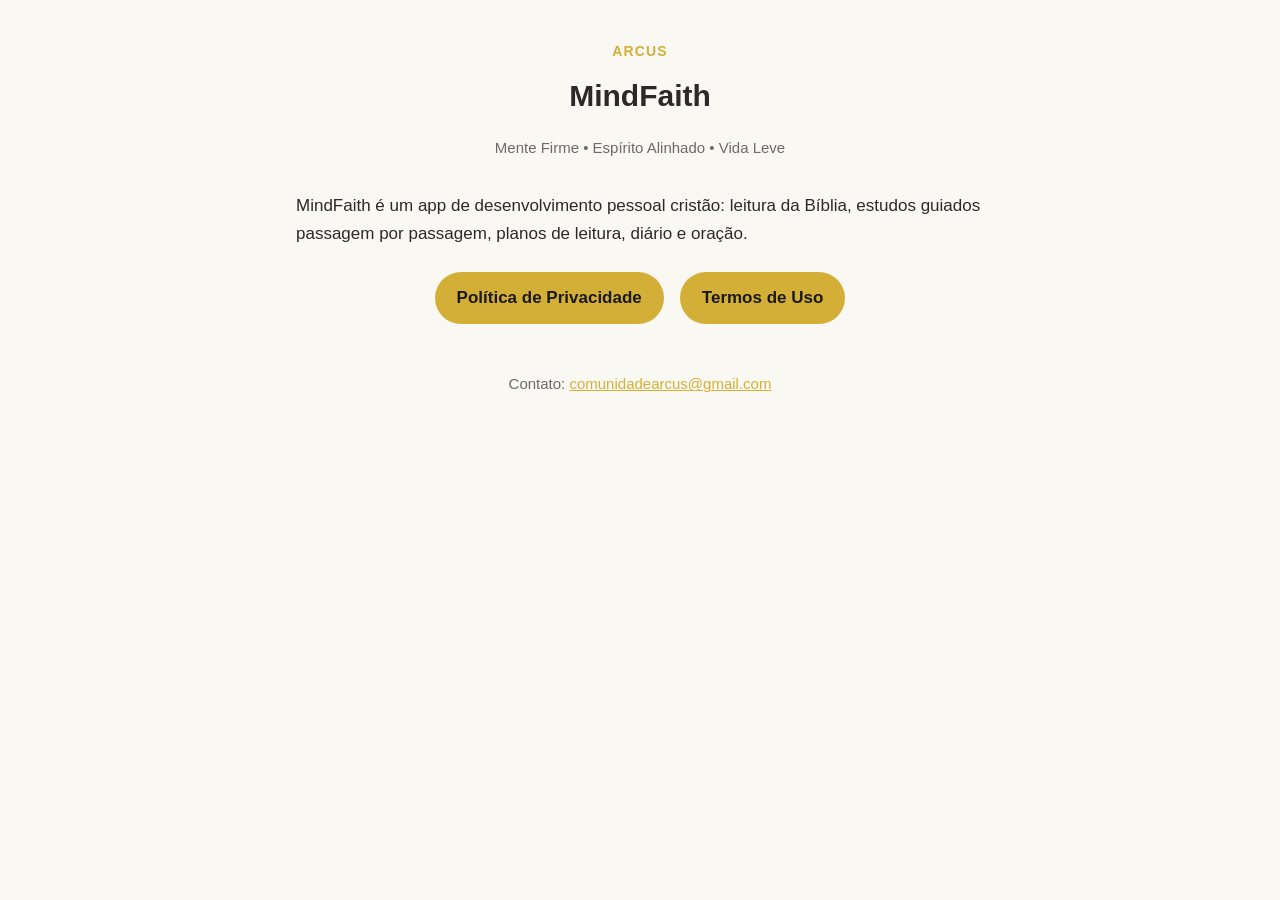
<file: index.html>
<!doctype html>
<html lang="pt-BR">
<head>
<meta charset="utf-8">
<meta name="viewport" content="width=device-width, initial-scale=1">
<title>MindFaith</title>
<link rel="stylesheet" href="style.css">
</head>
<body>
<main>
  <header>
    <div class="brand">ARCUS</div>
    <h1>MindFaith</h1>
    <p class="muted">Mente Firme • Espírito Alinhado • Vida Leve</p>
  </header>
  <p>MindFaith é um app de desenvolvimento pessoal cristão: leitura da Bíblia, estudos guiados passagem por passagem, planos de leitura, diário e oração.</p>
  <div class="links">
    <a class="btn" href="privacidade/">Política de Privacidade</a>
    <a class="btn" href="termos/">Termos de Uso</a>
  </div>
  <footer class="muted">Contato: <a href="mailto:comunidadearcus@gmail.com">comunidadearcus@gmail.com</a></footer>
</main>
</body>
</html>
</file>
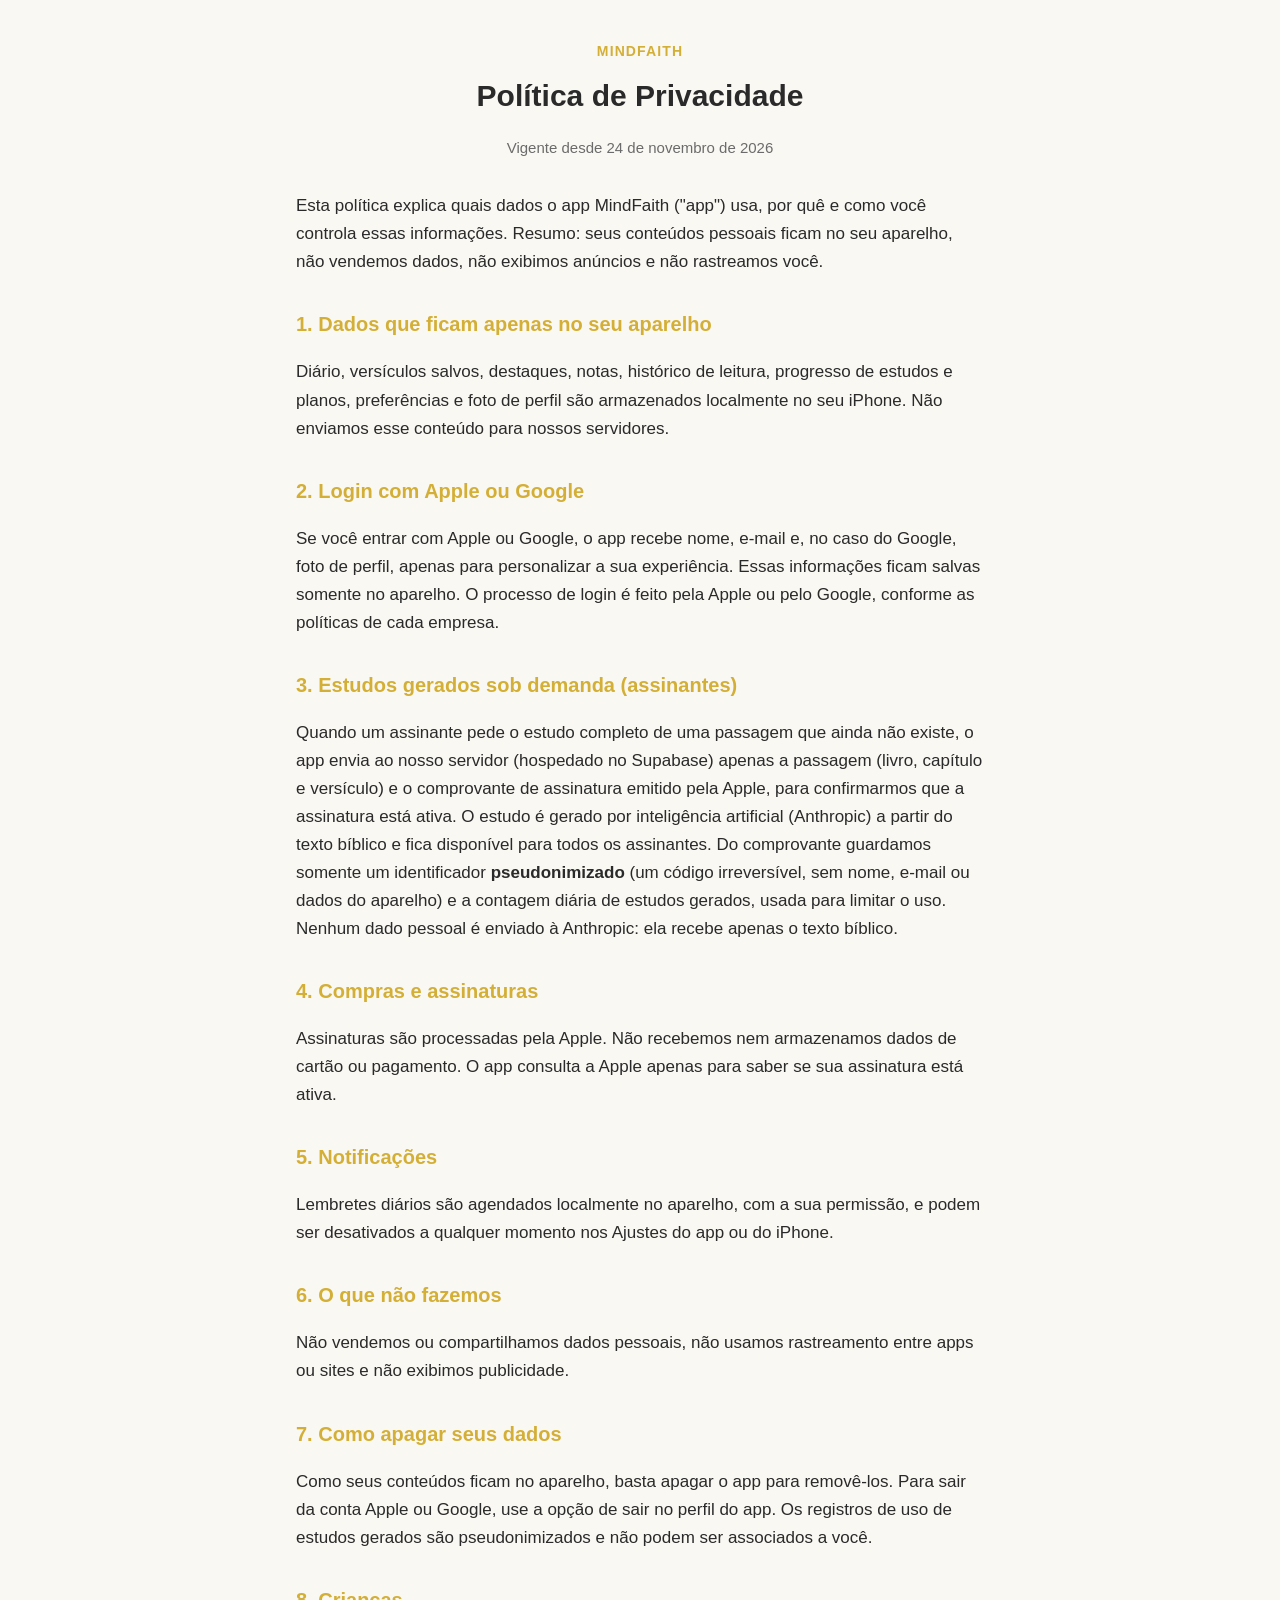
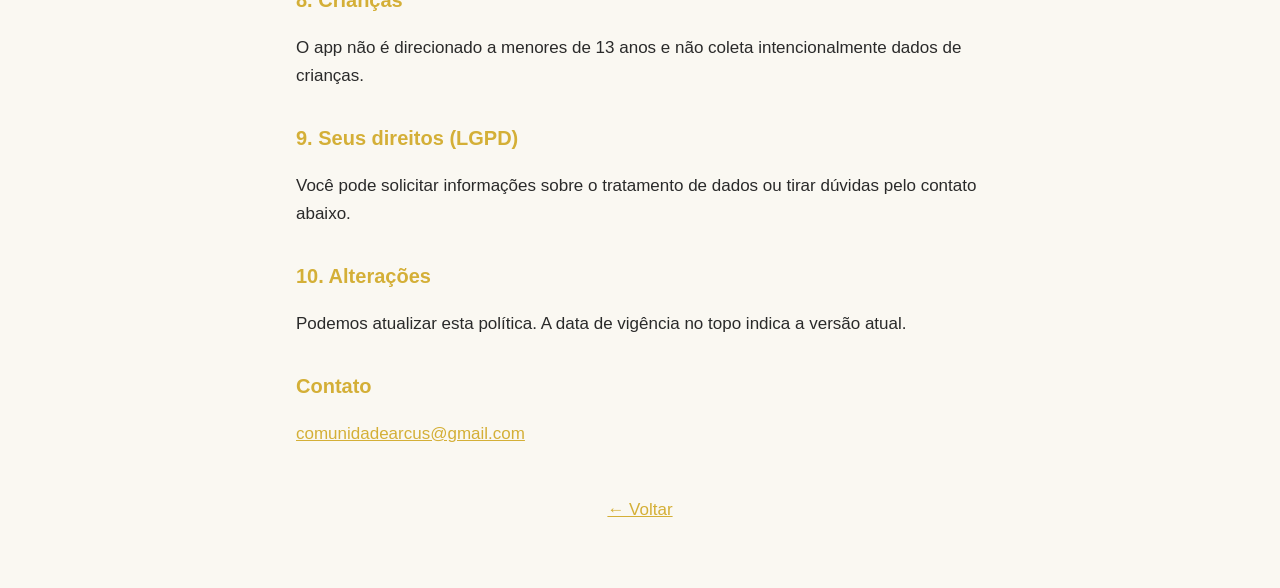
<file: privacidade/index.html>
<!doctype html>
<html lang="pt-BR">
<head>
<meta charset="utf-8">
<meta name="viewport" content="width=device-width, initial-scale=1">
<title>Política de Privacidade — MindFaith</title>
<link rel="stylesheet" href="../style.css">
</head>
<body>
<main>
  <header>
    <div class="brand">MindFaith</div>
    <h1>Política de Privacidade</h1>
    <p class="muted">Vigente desde 24 de novembro de 2026</p>
  </header>

  <p>Esta política explica quais dados o app MindFaith ("app") usa, por quê e como você controla essas informações. Resumo: seus conteúdos pessoais ficam no seu aparelho, não vendemos dados, não exibimos anúncios e não rastreamos você.</p>

  <h2>1. Dados que ficam apenas no seu aparelho</h2>
  <p>Diário, versículos salvos, destaques, notas, histórico de leitura, progresso de estudos e planos, preferências e foto de perfil são armazenados localmente no seu iPhone. Não enviamos esse conteúdo para nossos servidores.</p>

  <h2>2. Login com Apple ou Google</h2>
  <p>Se você entrar com Apple ou Google, o app recebe nome, e-mail e, no caso do Google, foto de perfil, apenas para personalizar a sua experiência. Essas informações ficam salvas somente no aparelho. O processo de login é feito pela Apple ou pelo Google, conforme as políticas de cada empresa.</p>

  <h2>3. Estudos gerados sob demanda (assinantes)</h2>
  <p>Quando um assinante pede o estudo completo de uma passagem que ainda não existe, o app envia ao nosso servidor (hospedado no Supabase) apenas a passagem (livro, capítulo e versículo) e o comprovante de assinatura emitido pela Apple, para confirmarmos que a assinatura está ativa. O estudo é gerado por inteligência artificial (Anthropic) a partir do texto bíblico e fica disponível para todos os assinantes. Do comprovante guardamos somente um identificador <strong>pseudonimizado</strong> (um código irreversível, sem nome, e-mail ou dados do aparelho) e a contagem diária de estudos gerados, usada para limitar o uso. Nenhum dado pessoal é enviado à Anthropic: ela recebe apenas o texto bíblico.</p>

  <h2>4. Compras e assinaturas</h2>
  <p>Assinaturas são processadas pela Apple. Não recebemos nem armazenamos dados de cartão ou pagamento. O app consulta a Apple apenas para saber se sua assinatura está ativa.</p>

  <h2>5. Notificações</h2>
  <p>Lembretes diários são agendados localmente no aparelho, com a sua permissão, e podem ser desativados a qualquer momento nos Ajustes do app ou do iPhone.</p>

  <h2>6. O que não fazemos</h2>
  <p>Não vendemos ou compartilhamos dados pessoais, não usamos rastreamento entre apps ou sites e não exibimos publicidade.</p>

  <h2>7. Como apagar seus dados</h2>
  <p>Como seus conteúdos ficam no aparelho, basta apagar o app para removê-los. Para sair da conta Apple ou Google, use a opção de sair no perfil do app. Os registros de uso de estudos gerados são pseudonimizados e não podem ser associados a você.</p>

  <h2>8. Crianças</h2>
  <p>O app não é direcionado a menores de 13 anos e não coleta intencionalmente dados de crianças.</p>

  <h2>9. Seus direitos (LGPD)</h2>
  <p>Você pode solicitar informações sobre o tratamento de dados ou tirar dúvidas pelo contato abaixo.</p>

  <h2>10. Alterações</h2>
  <p>Podemos atualizar esta política. A data de vigência no topo indica a versão atual.</p>

  <h2>Contato</h2>
  <p><a href="mailto:comunidadearcus@gmail.com">comunidadearcus@gmail.com</a></p>

  <footer><a href="../">← Voltar</a></footer>
</main>
</body>
</html>
</file>
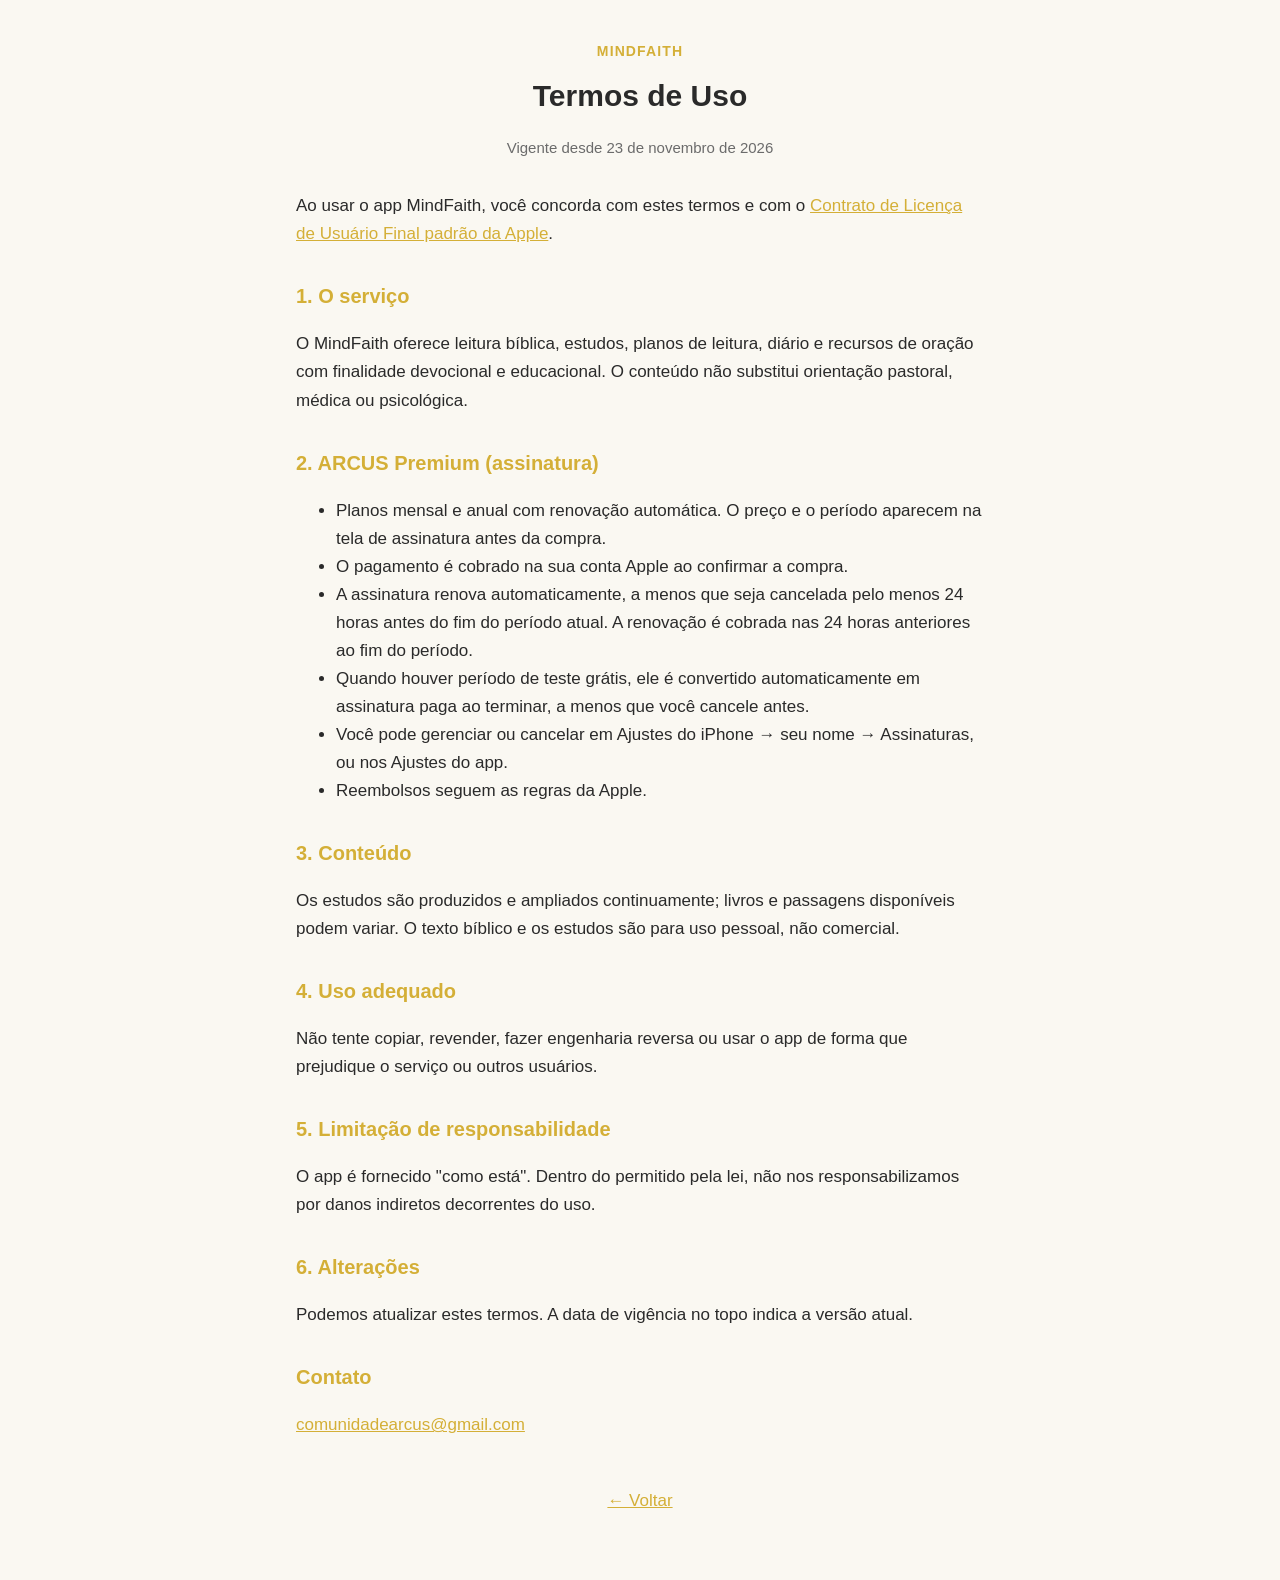
<file: termos/index.html>
<!doctype html>
<html lang="pt-BR">
<head>
<meta charset="utf-8">
<meta name="viewport" content="width=device-width, initial-scale=1">
<title>Termos de Uso — MindFaith</title>
<link rel="stylesheet" href="../style.css">
</head>
<body>
<main>
  <header>
    <div class="brand">MindFaith</div>
    <h1>Termos de Uso</h1>
    <p class="muted">Vigente desde 23 de novembro de 2026</p>
  </header>

  <p>Ao usar o app MindFaith, você concorda com estes termos e com o <a href="https://www.apple.com/legal/internet-services/itunes/dev/stdeula/">Contrato de Licença de Usuário Final padrão da Apple</a>.</p>

  <h2>1. O serviço</h2>
  <p>O MindFaith oferece leitura bíblica, estudos, planos de leitura, diário e recursos de oração com finalidade devocional e educacional. O conteúdo não substitui orientação pastoral, médica ou psicológica.</p>

  <h2>2. ARCUS Premium (assinatura)</h2>
  <ul>
    <li>Planos mensal e anual com renovação automática. O preço e o período aparecem na tela de assinatura antes da compra.</li>
    <li>O pagamento é cobrado na sua conta Apple ao confirmar a compra.</li>
    <li>A assinatura renova automaticamente, a menos que seja cancelada pelo menos 24 horas antes do fim do período atual. A renovação é cobrada nas 24 horas anteriores ao fim do período.</li>
    <li>Quando houver período de teste grátis, ele é convertido automaticamente em assinatura paga ao terminar, a menos que você cancele antes.</li>
    <li>Você pode gerenciar ou cancelar em Ajustes do iPhone → seu nome → Assinaturas, ou nos Ajustes do app.</li>
    <li>Reembolsos seguem as regras da Apple.</li>
  </ul>

  <h2>3. Conteúdo</h2>
  <p>Os estudos são produzidos e ampliados continuamente; livros e passagens disponíveis podem variar. O texto bíblico e os estudos são para uso pessoal, não comercial.</p>

  <h2>4. Uso adequado</h2>
  <p>Não tente copiar, revender, fazer engenharia reversa ou usar o app de forma que prejudique o serviço ou outros usuários.</p>

  <h2>5. Limitação de responsabilidade</h2>
  <p>O app é fornecido "como está". Dentro do permitido pela lei, não nos responsabilizamos por danos indiretos decorrentes do uso.</p>

  <h2>6. Alterações</h2>
  <p>Podemos atualizar estes termos. A data de vigência no topo indica a versão atual.</p>

  <h2>Contato</h2>
  <p><a href="mailto:comunidadearcus@gmail.com">comunidadearcus@gmail.com</a></p>

  <footer><a href="../">← Voltar</a></footer>
</main>
</body>
</html>
</file>
<file: style.css>
:root { --gold:#D4AF37; --ink:#1A1A1A; --paper:#FAF8F2; --text:#2A2A2A; --muted:#6B6B6B; }
@media (prefers-color-scheme: dark) { :root { --paper:#141414; --text:#ECE8DD; --muted:#A9A398; } }
* { box-sizing: border-box; }
body { margin:0; background:var(--paper); color:var(--text); font:17px/1.65 -apple-system, BlinkMacSystemFont, "Segoe UI", Roboto, sans-serif; }
main { max-width: 720px; margin: 0 auto; padding: 40px 16px 64px; }
header { text-align:center; margin-bottom: 32px; }
header .brand { color:var(--gold); font-weight:700; letter-spacing:.08em; text-transform:uppercase; font-size:14px; }
h1 { font-size: 30px; margin: 8px 0; }
h2 { font-size: 20px; margin-top: 32px; color: var(--gold); }
a { color: var(--gold); }
.muted { color: var(--muted); font-size: 15px; }
.links { display:flex; gap:16px; justify-content:center; flex-wrap:wrap; margin-top:24px; }
.btn { display:inline-block; padding:12px 22px; border-radius:999px; background:var(--gold); color:var(--ink); text-decoration:none; font-weight:600; }
footer { margin-top:48px; text-align:center; }
</file>
